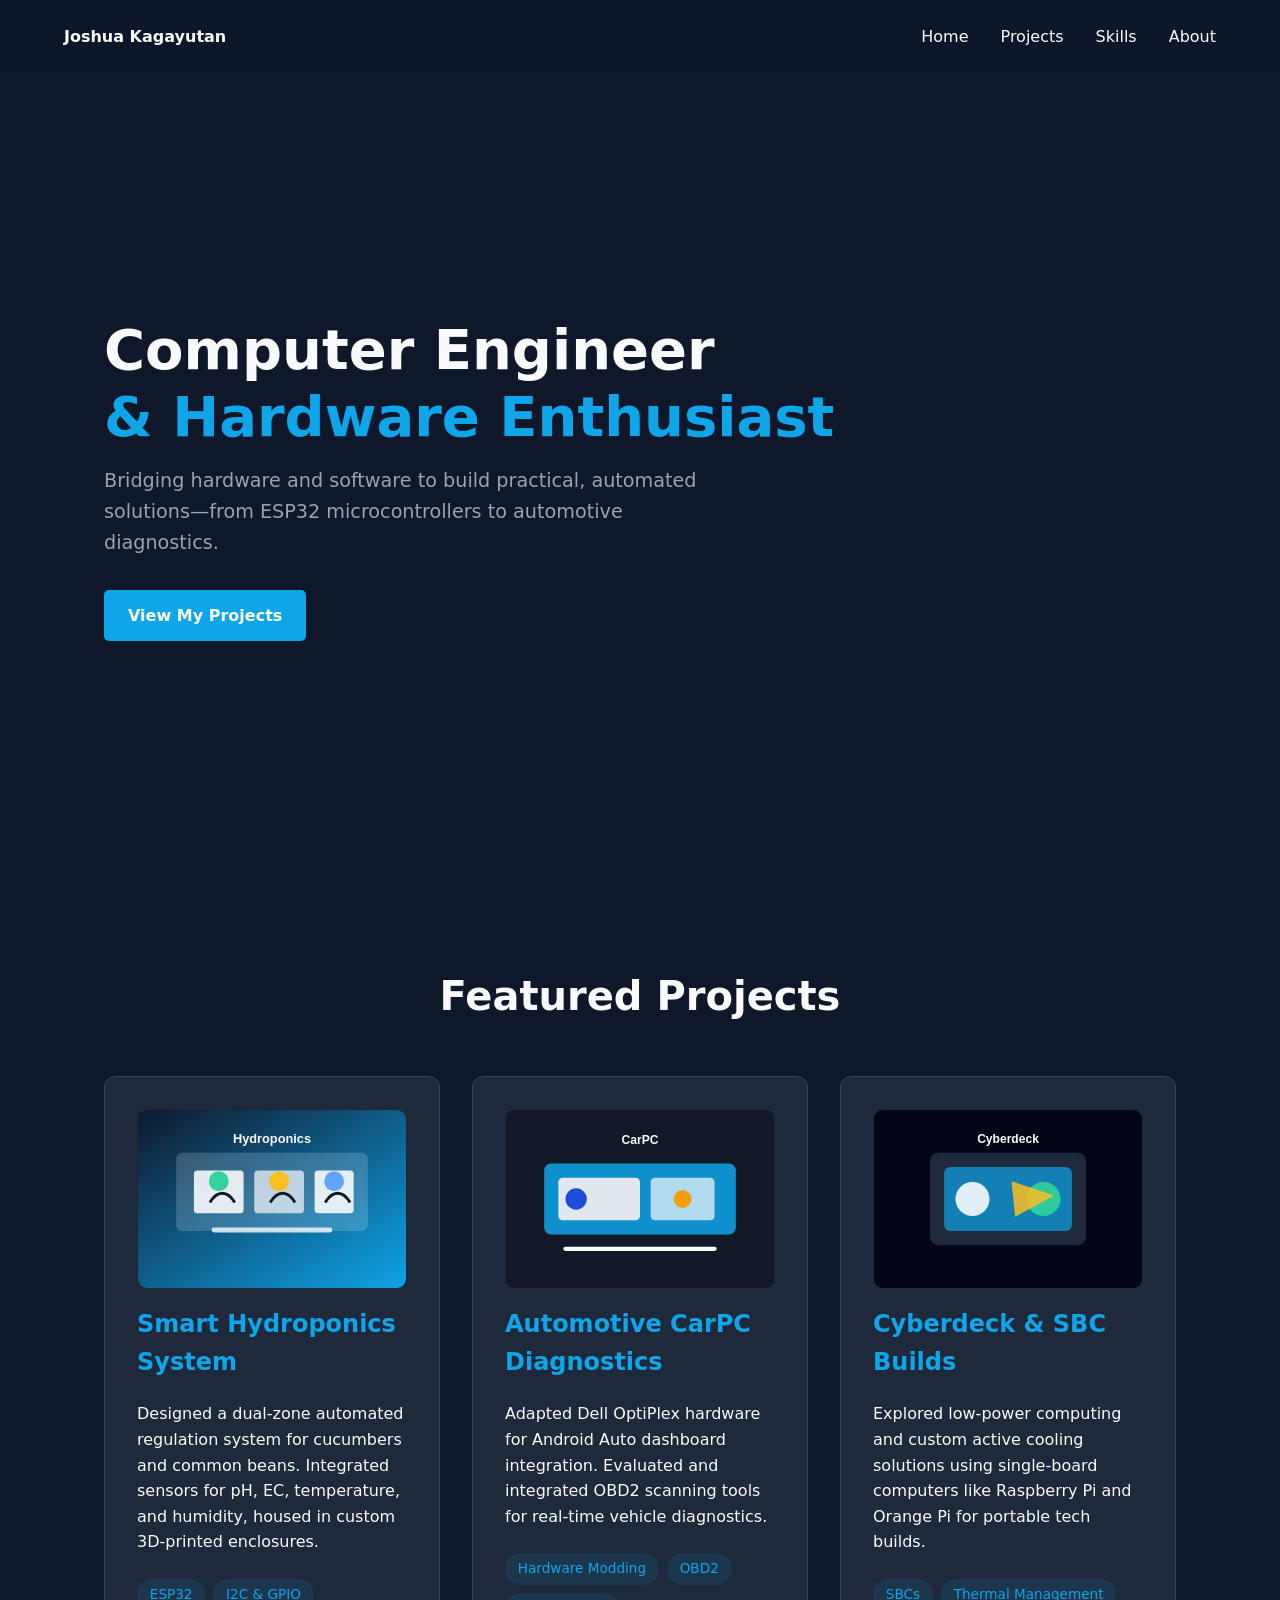
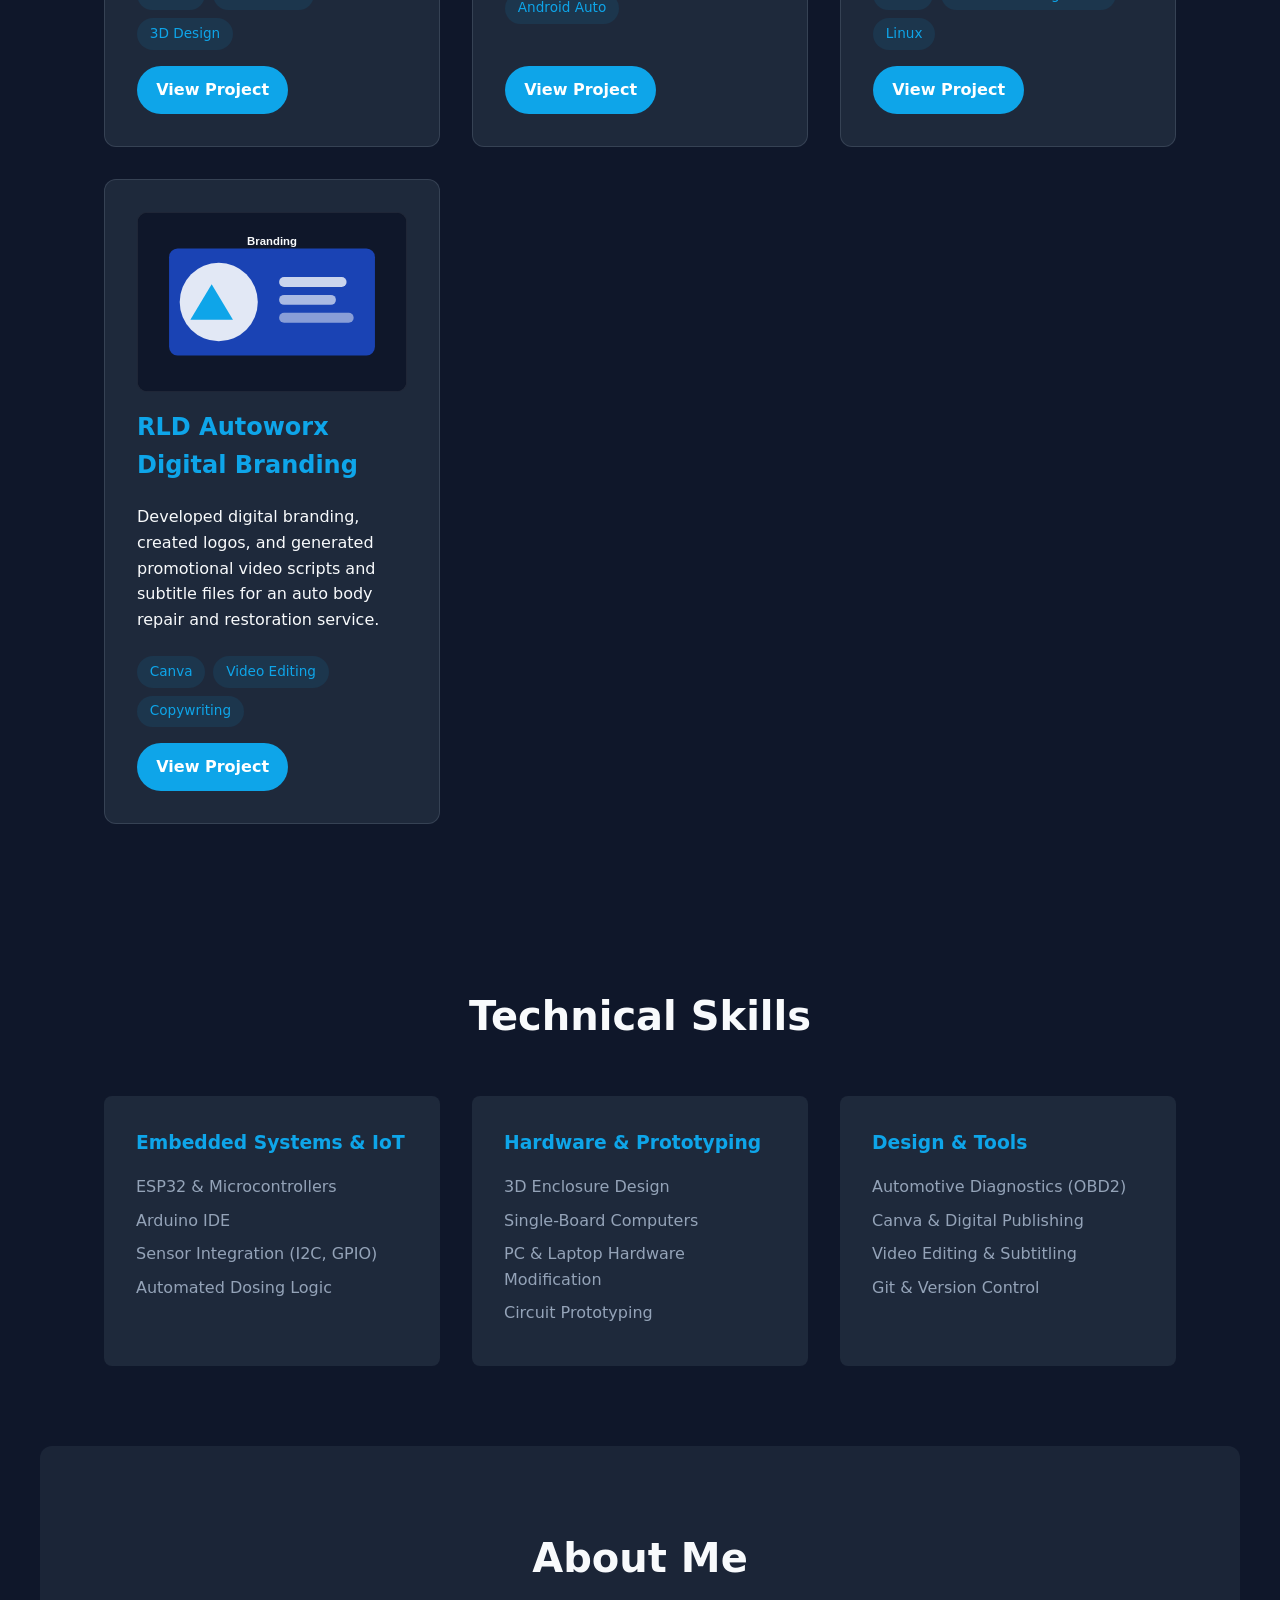
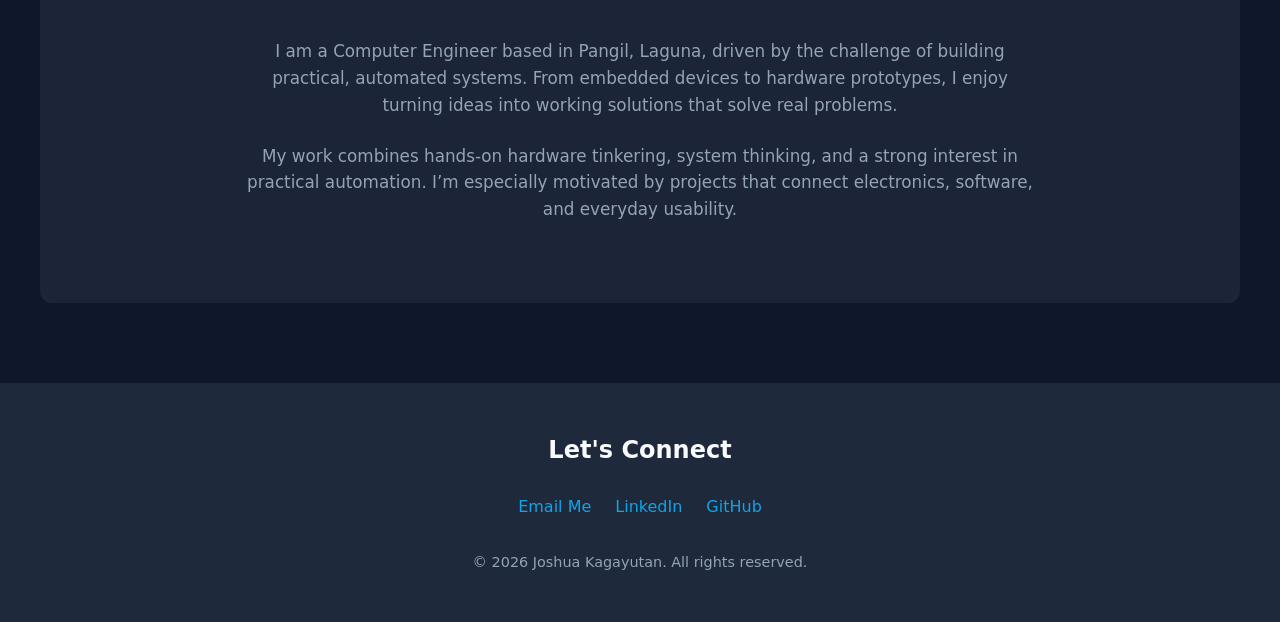
<file: index.html>
<!DOCTYPE html>
<html lang="en">
<head>
    <meta charset="UTF-8">
    <meta name="viewport" content="width=device-width, initial-scale=1.0">
    <title>Joshua Kagayutan | Computer Engineer</title>
    <!-- Links to your separate CSS file -->
    <link rel="stylesheet" href="style.css">
</head>
<body>

    <!-- Navigation -->
    <nav>
        <div class="logo"><strong>Joshua Kagayutan</strong></div>
        <div class="nav-links">
            <a href="index.html">Home</a>
            <a href="#projects">Projects</a>
            <a href="#skills">Skills</a>
            <a href="about.html">About</a>
        </div>
    </nav>

    <!-- Hero Section -->
    <header class="hero">
        <h1>Computer Engineer <br><span>& Hardware Enthusiast</span></h1>
        <p>Bridging hardware and software to build practical, automated solutions—from ESP32 microcontrollers to automotive diagnostics.</p>
        <div>
            <a href="#projects" class="btn">View My Projects</a>
        </div>
    </header>

    <!-- Projects Section -->
    <section id="projects">
        <h2 class="section-title">Featured Projects</h2>
        <div class="projects-grid">
            <!-- Project 1 -->
            <div class="project-card">
                <img src="images/project-hydroponics.svg" alt="Smart Hydroponics System" class="project-image">
                <h3 class="project-title">Smart Hydroponics System</h3>
                <p>Designed a dual-zone automated regulation system for cucumbers and common beans. Integrated sensors for pH, EC, temperature, and humidity, housed in custom 3D-printed enclosures.</p>
                <div class="tech-stack">
                    <span class="tech-tag">ESP32</span>
                    <span class="tech-tag">I2C & GPIO</span>
                    <span class="tech-tag">3D Design</span>
                </div>
                <a class="project-link" href="projects/smart-hydroponics.html">View Project</a>
            </div>
            
            <!-- Project 2 -->
            <div class="project-card">
                <img src="images/project-carpc.svg" alt="Automotive CarPC Diagnostics" class="project-image">
                <h3 class="project-title">Automotive CarPC Diagnostics</h3>
                <p>Adapted Dell OptiPlex hardware for Android Auto dashboard integration. Evaluated and integrated OBD2 scanning tools for real-time vehicle diagnostics.</p>
                <div class="tech-stack">
                    <span class="tech-tag">Hardware Modding</span>
                    <span class="tech-tag">OBD2</span>
                    <span class="tech-tag">Android Auto</span>
                </div>
                <a class="project-link" href="projects/carpc-diagnostics.html">View Project</a>
            </div>

            <!-- Project 3 -->
            <div class="project-card">
                <img src="images/project-cyberdeck.svg" alt="Cyberdeck & SBC Builds" class="project-image">
                <h3 class="project-title">Cyberdeck & SBC Builds</h3>
                <p>Explored low-power computing and custom active cooling solutions using single-board computers like Raspberry Pi and Orange Pi for portable tech builds.</p>
                <div class="tech-stack">
                    <span class="tech-tag">SBCs</span>
                    <span class="tech-tag">Thermal Management</span>
                    <span class="tech-tag">Linux</span>
                </div>
                <a class="project-link" href="projects/cyberdeck-sbc.html">View Project</a>
            </div>

            <!-- Project 4 -->
            <div class="project-card">
                <img src="images/project-branding.svg" alt="RLD Autoworx Digital Branding" class="project-image">
                <h3 class="project-title">RLD Autoworx Digital Branding</h3>
                <p>Developed digital branding, created logos, and generated promotional video scripts and subtitle files for an auto body repair and restoration service.</p>
                <div class="tech-stack">
                    <span class="tech-tag">Canva</span>
                    <span class="tech-tag">Video Editing</span>
                    <span class="tech-tag">Copywriting</span>
                </div>
                <a class="project-link" href="projects/rld-autoworx.html">View Project</a>
            </div>
        </div>
    </section>

    <!-- Skills Section -->
    <section id="skills">
        <h2 class="section-title">Technical Skills</h2>
        <div class="skills-container">
            <div class="skill-category">
                <h3>Embedded Systems & IoT</h3>
                <ul>
                    <li>ESP32 & Microcontrollers</li>
                    <li>Arduino IDE</li>
                    <li>Sensor Integration (I2C, GPIO)</li>
                    <li>Automated Dosing Logic</li>
                </ul>
            </div>
            <div class="skill-category">
                <h3>Hardware & Prototyping</h3>
                <ul>
                    <li>3D Enclosure Design</li>
                    <li>Single-Board Computers</li>
                    <li>PC & Laptop Hardware Modification</li>
                    <li>Circuit Prototyping</li>
                </ul>
            </div>
            <div class="skill-category">
                <h3>Design & Tools</h3>
                <ul>
                    <li>Automotive Diagnostics (OBD2)</li>
                    <li>Canva & Digital Publishing</li>
                    <li>Video Editing & Subtitling</li>
                    <li>Git & Version Control</li>
                </ul>
            </div>
        </div>
    </section>

    <!-- About Section -->
    <section id="about" class="about-section">
        <h2 class="section-title">About Me</h2>
        <div class="about-content">
            <p>
                I am a Computer Engineer based in Pangil, Laguna, driven by the challenge of building practical, automated systems. From embedded devices to hardware prototypes, I enjoy turning ideas into working solutions that solve real problems.
            </p>
            <p>
                My work combines hands-on hardware tinkering, system thinking, and a strong interest in practical automation. I’m especially motivated by projects that connect electronics, software, and everyday usability.
            </p>
        </div>
    </section>

    <!-- Footer / Contact -->
    <footer id="contact">
        <h2>Let's Connect</h2>
        <div class="social-links">
            <a href="mailto:kagayutanjoshua@gmail.com">Email Me</a>
            <a href="#">LinkedIn</a>
            <a href="#">GitHub</a>
        </div>
        <p class="copyright">&copy; 2026 Joshua Kagayutan. All rights reserved.</p>
    </footer>

    <script>
        document.querySelectorAll('.project-card').forEach((card) => {
            const button = card.querySelector('.toggle-btn');

            button.addEventListener('click', () => {
                const isExpanded = card.classList.toggle('expanded');
                button.textContent = isExpanded ? 'Show Less' : 'Show More';
            });
        });
    </script>

</body>
</html>
</file>
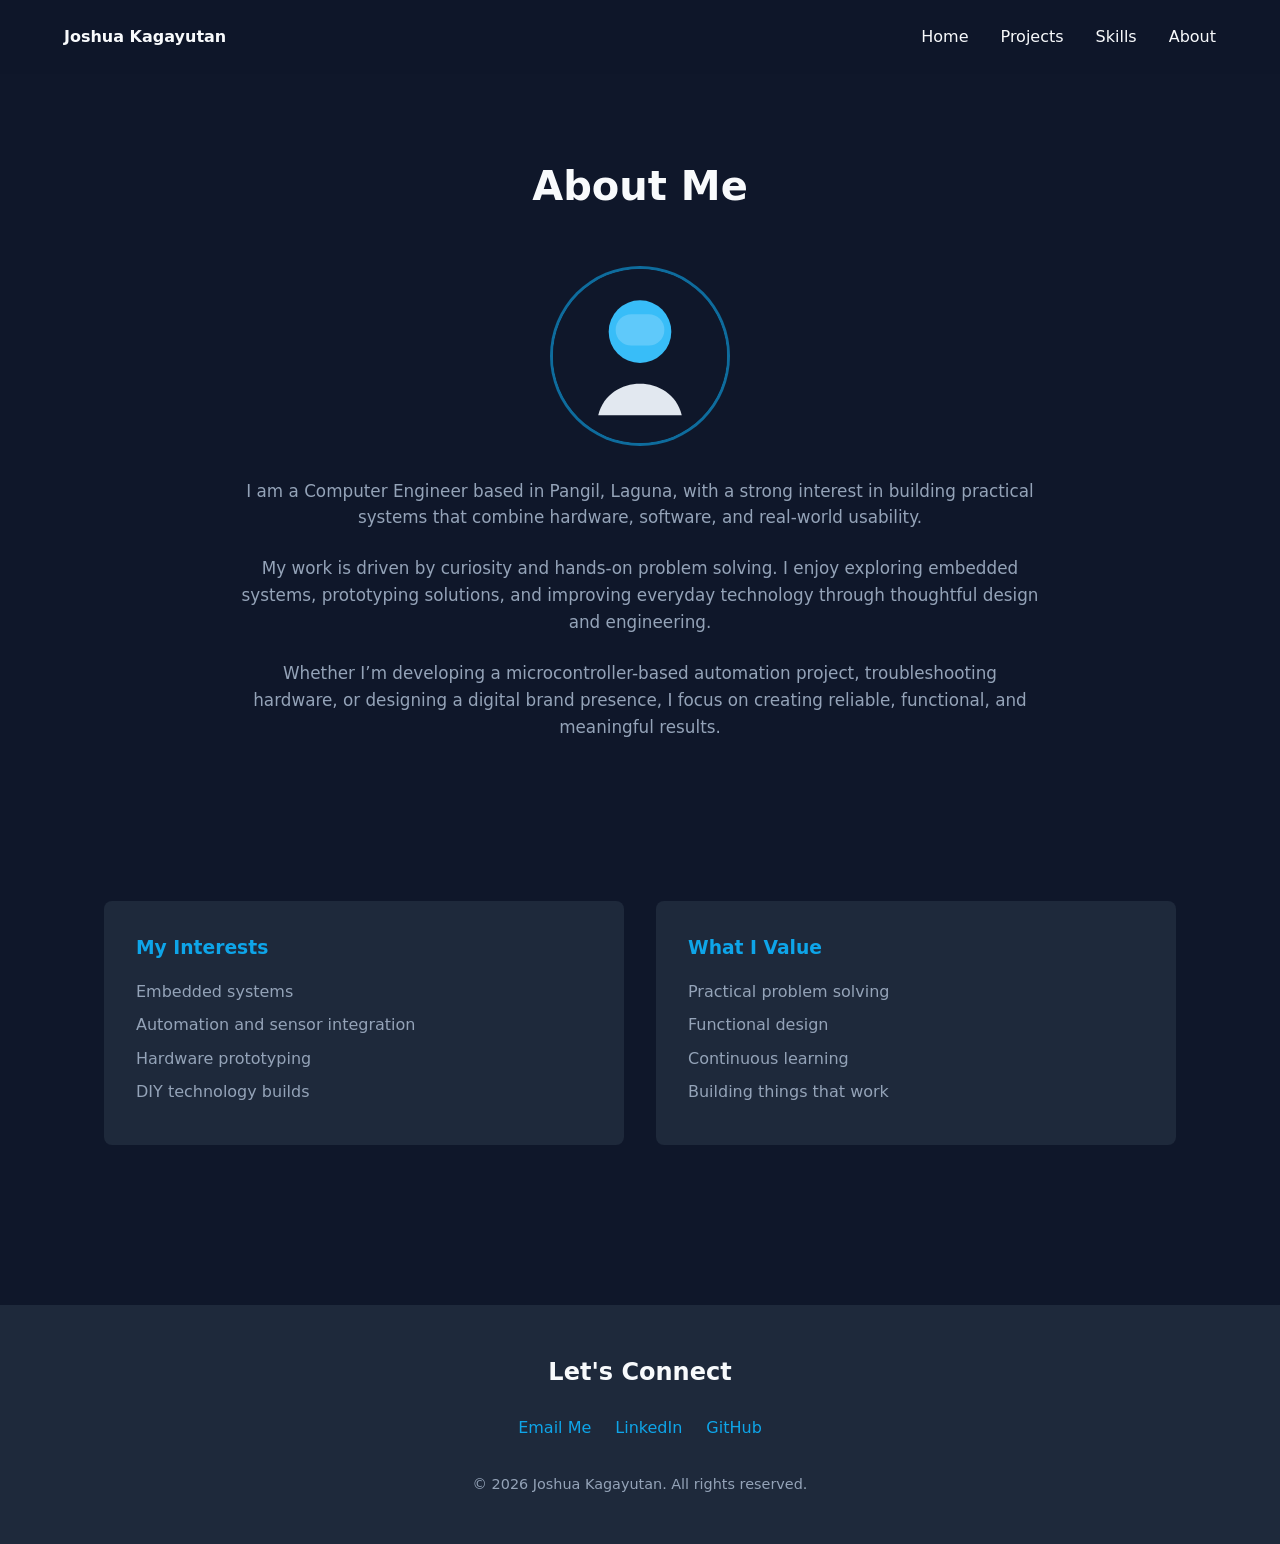
<file: about.html>
<!DOCTYPE html>
<html lang="en">
<head>
    <meta charset="UTF-8">
    <meta name="viewport" content="width=device-width, initial-scale=1.0">
    <title>About | Joshua Kagayutan</title>
    <link rel="stylesheet" href="style.css">
</head>
<body>
    <nav>
        <div class="logo"><strong>Joshua Kagayutan</strong></div>
        <div class="nav-links">
            <a href="index.html">Home</a>
            <a href="index.html#projects">Projects</a>
            <a href="index.html#skills">Skills</a>
            <a href="about.html">About</a>
        </div>
    </nav>

    <main>
        <section class="about-page intro">
            <h1 class="section-title">About Me</h1>
            <div class="about-profile">
                <img src="images/profile.svg" alt="Joshua Kagayutan profile illustration" class="profile-image">
            </div>
            <div class="about-content">
                <p>
                    I am a Computer Engineer based in Pangil, Laguna, with a strong interest in building practical systems that combine hardware, software, and real-world usability.
                </p>
                <p>
                    My work is driven by curiosity and hands-on problem solving. I enjoy exploring embedded systems, prototyping solutions, and improving everyday technology through thoughtful design and engineering.
                </p>
                <p>
                    Whether I’m developing a microcontroller-based automation project, troubleshooting hardware, or designing a digital brand presence, I focus on creating reliable, functional, and meaningful results.
                </p>
            </div>
        </section>

        <section class="about-page details">
            <div class="skills-container">
                <div class="skill-category">
                    <h3>My Interests</h3>
                    <ul>
                        <li>Embedded systems</li>
                        <li>Automation and sensor integration</li>
                        <li>Hardware prototyping</li>
                        <li>DIY technology builds</li>
                    </ul>
                </div>

                <div class="skill-category">
                    <h3>What I Value</h3>
                    <ul>
                        <li>Practical problem solving</li>
                        <li>Functional design</li>
                        <li>Continuous learning</li>
                        <li>Building things that work</li>
                    </ul>
                </div>
            </div>
        </section>
    </main>

    <footer id="contact">
        <h2>Let's Connect</h2>
        <div class="social-links">
            <a href="mailto:kagayutanjoshua@gmail.com">Email Me</a>
            <a href="#">LinkedIn</a>
            <a href="#">GitHub</a>
        </div>
        <p class="copyright">&copy; 2026 Joshua Kagayutan. All rights reserved.</p>
    </footer>
</body>
</html>
</file>
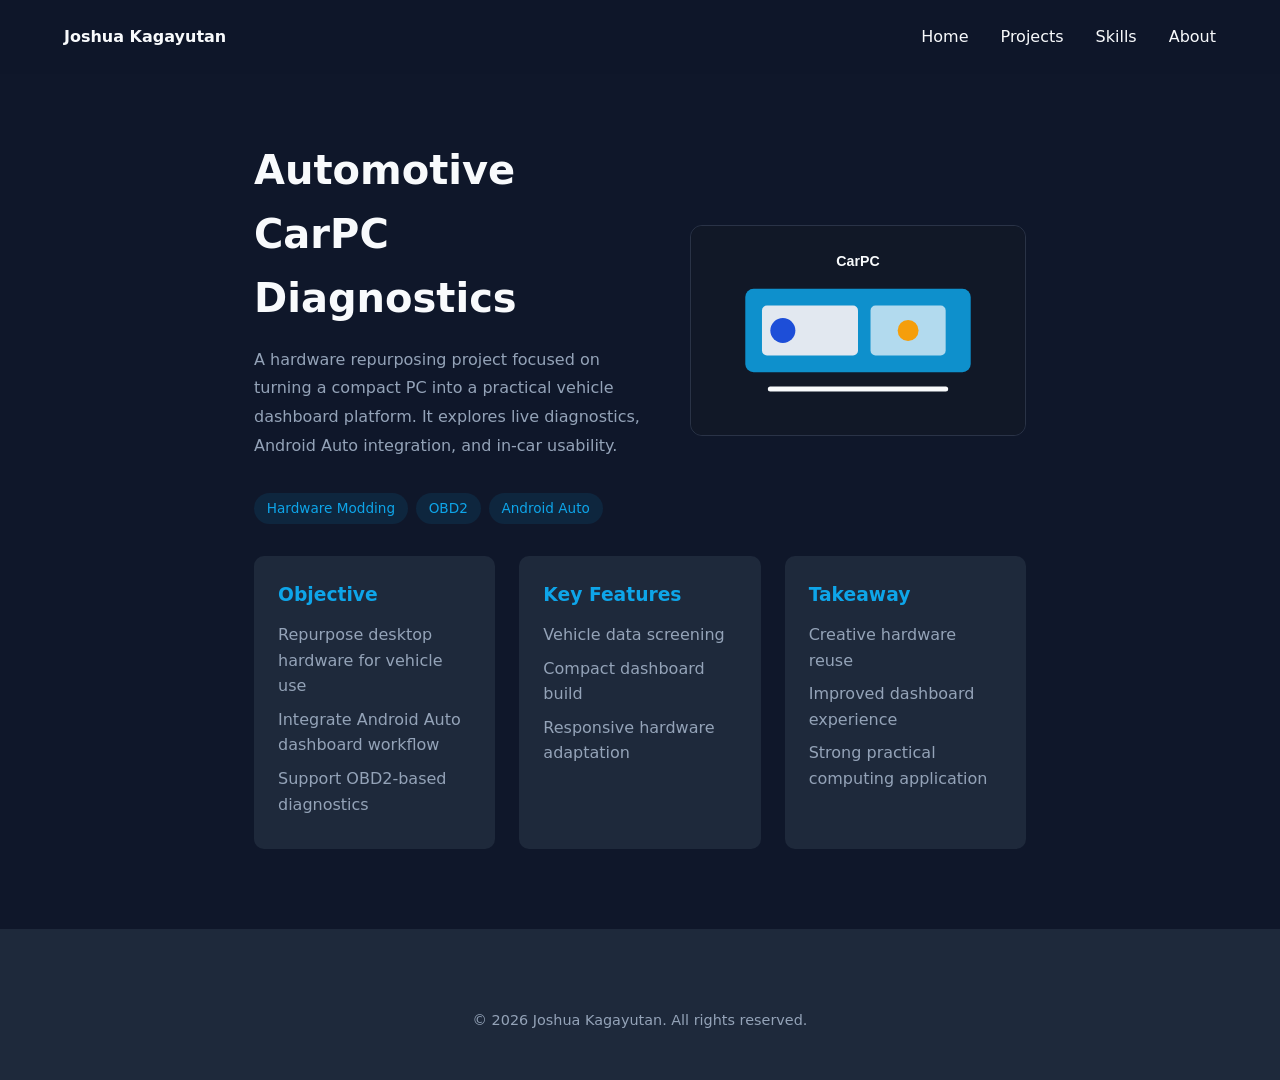
<file: projects/carpc-diagnostics.html>
<!DOCTYPE html>
<html lang="en">
<head>
    <meta charset="UTF-8">
    <meta name="viewport" content="width=device-width, initial-scale=1.0">
    <title>Automotive CarPC Diagnostics | Joshua Kagayutan</title>
    <link rel="stylesheet" href="../style.css">
</head>
<body>
    <nav>
        <div class="logo"><strong>Joshua Kagayutan</strong></div>
        <div class="nav-links">
            <a href="../index.html">Home</a>
            <a href="../index.html#projects">Projects</a>
            <a href="../index.html#skills">Skills</a>
            <a href="../about.html">About</a>
        </div>
    </nav>

    <main class="project-page">
        <div class="project-hero">
            <div>
                <h1 class="section-title" style="text-align:left; margin-bottom:1rem;">Automotive CarPC Diagnostics</h1>
                <p class="project-summary">
                    A hardware repurposing project focused on turning a compact PC into a practical vehicle dashboard platform. It explores live diagnostics, Android Auto integration, and in-car usability.
                </p>
                <div class="tech-stack">
                    <span class="tech-tag">Hardware Modding</span>
                    <span class="tech-tag">OBD2</span>
                    <span class="tech-tag">Android Auto</span>
                </div>
            </div>
            <img src="../images/project-carpc.svg" alt="CarPC diagnostics preview">
        </div>

        <div class="details-grid">
            <div class="detail-card">
                <h3>Objective</h3>
                <ul>
                    <li>Repurpose desktop hardware for vehicle use</li>
                    <li>Integrate Android Auto dashboard workflow</li>
                    <li>Support OBD2-based diagnostics</li>
                </ul>
            </div>

            <div class="detail-card">
                <h3>Key Features</h3>
                <ul>
                    <li>Vehicle data screening</li>
                    <li>Compact dashboard build</li>
                    <li>Responsive hardware adaptation</li>
                </ul>
            </div>

            <div class="detail-card">
                <h3>Takeaway</h3>
                <ul>
                    <li>Creative hardware reuse</li>
                    <li>Improved dashboard experience</li>
                    <li>Strong practical computing application</li>
                </ul>
            </div>
        </div>
    </main>

    <footer>
        <p class="copyright">&copy; 2026 Joshua Kagayutan. All rights reserved.</p>
    </footer>
</body>
</html>
</file>
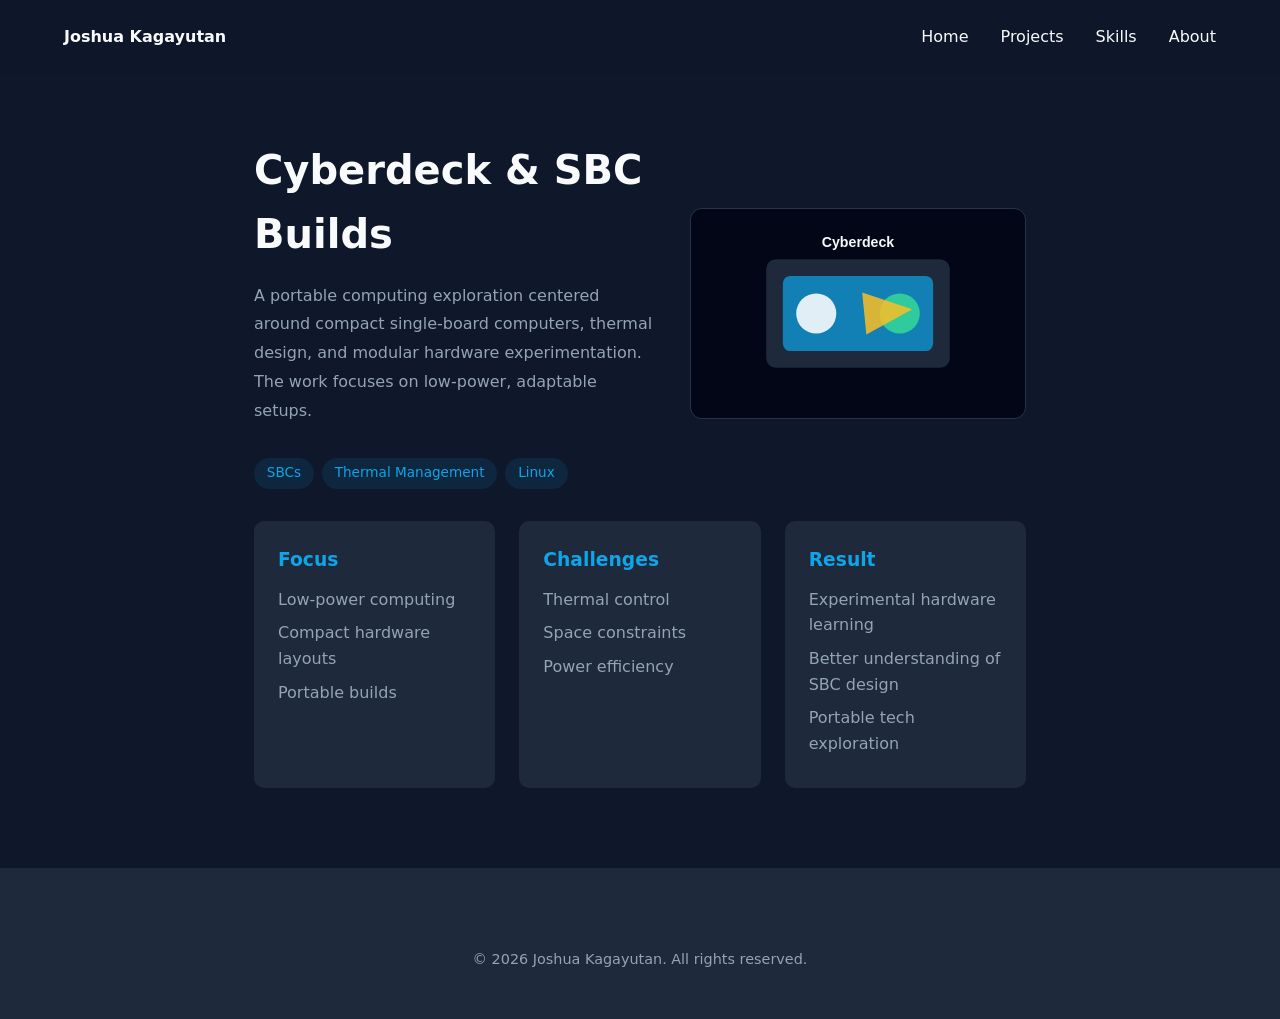
<file: projects/cyberdeck-sbc.html>
<!DOCTYPE html>
<html lang="en">
<head>
    <meta charset="UTF-8">
    <meta name="viewport" content="width=device-width, initial-scale=1.0">
    <title>Cyberdeck & SBC Builds | Joshua Kagayutan</title>
    <link rel="stylesheet" href="../style.css">
</head>
<body>
    <nav>
        <div class="logo"><strong>Joshua Kagayutan</strong></div>
        <div class="nav-links">
            <a href="../index.html">Home</a>
            <a href="../index.html#projects">Projects</a>
            <a href="../index.html#skills">Skills</a>
            <a href="../about.html">About</a>
        </div>
    </nav>

    <main class="project-page">
        <div class="project-hero">
            <div>
                <h1 class="section-title" style="text-align:left; margin-bottom:1rem;">Cyberdeck & SBC Builds</h1>
                <p class="project-summary">
                    A portable computing exploration centered around compact single-board computers, thermal design, and modular hardware experimentation. The work focuses on low-power, adaptable setups.
                </p>
                <div class="tech-stack">
                    <span class="tech-tag">SBCs</span>
                    <span class="tech-tag">Thermal Management</span>
                    <span class="tech-tag">Linux</span>
                </div>
            </div>
            <img src="../images/project-cyberdeck.svg" alt="Cyberdeck and SBC project preview">
        </div>

        <div class="details-grid">
            <div class="detail-card">
                <h3>Focus</h3>
                <ul>
                    <li>Low-power computing</li>
                    <li>Compact hardware layouts</li>
                    <li>Portable builds</li>
                </ul>
            </div>

            <div class="detail-card">
                <h3>Challenges</h3>
                <ul>
                    <li>Thermal control</li>
                    <li>Space constraints</li>
                    <li>Power efficiency</li>
                </ul>
            </div>

            <div class="detail-card">
                <h3>Result</h3>
                <ul>
                    <li>Experimental hardware learning</li>
                    <li>Better understanding of SBC design</li>
                    <li>Portable tech exploration</li>
                </ul>
            </div>
        </div>
    </main>

    <footer>
        <p class="copyright">&copy; 2026 Joshua Kagayutan. All rights reserved.</p>
    </footer>
</body>
</html>
</file>
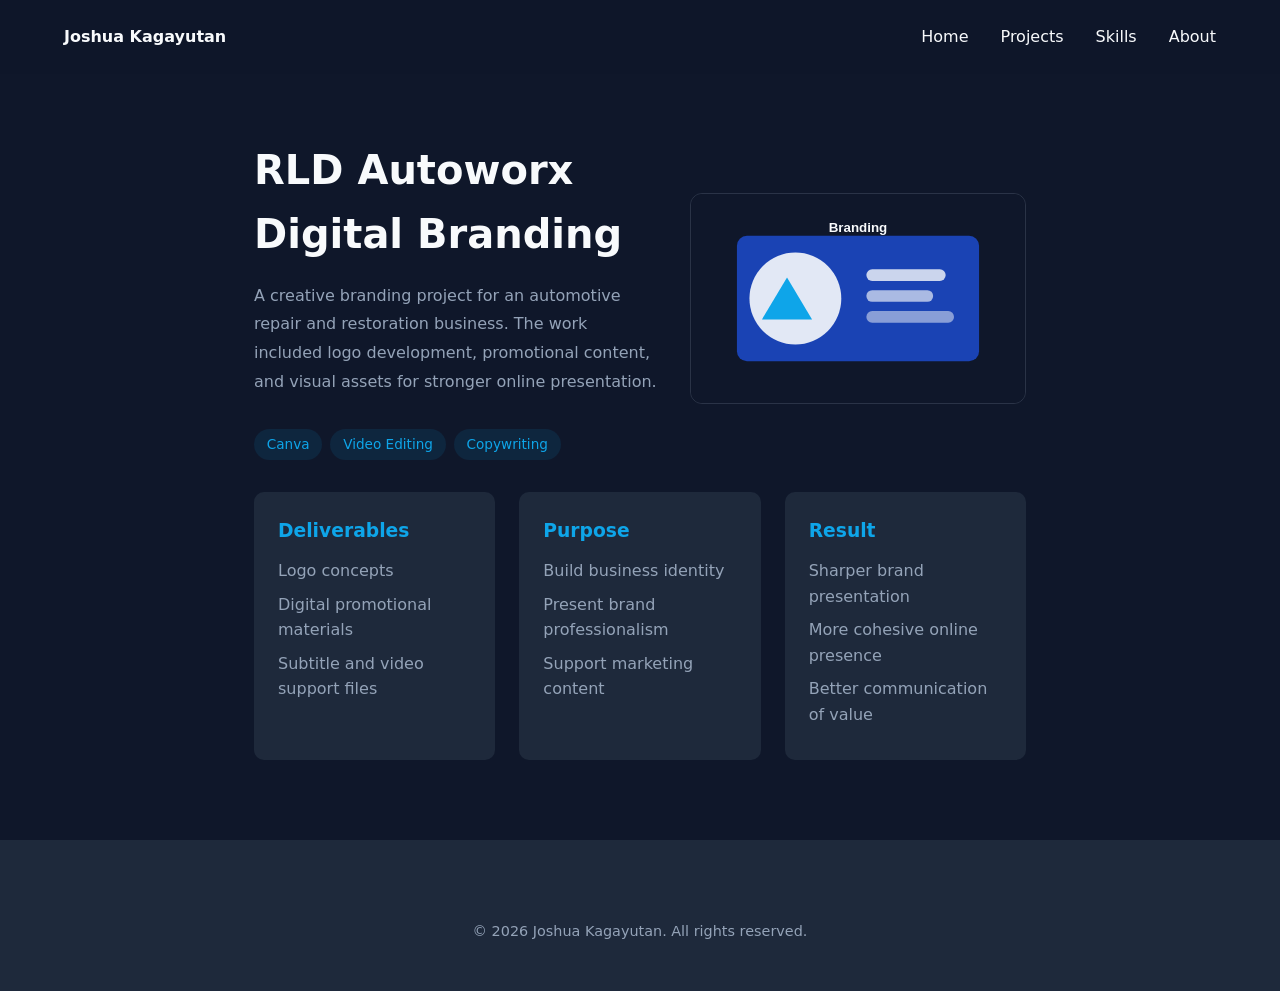
<file: projects/rld-autoworx.html>
<!DOCTYPE html>
<html lang="en">
<head>
    <meta charset="UTF-8">
    <meta name="viewport" content="width=device-width, initial-scale=1.0">
    <title>RLD Autoworx Digital Branding | Joshua Kagayutan</title>
    <link rel="stylesheet" href="../style.css">
</head>
<body>
    <nav>
        <div class="logo"><strong>Joshua Kagayutan</strong></div>
        <div class="nav-links">
            <a href="../index.html">Home</a>
            <a href="../index.html#projects">Projects</a>
            <a href="../index.html#skills">Skills</a>
            <a href="../about.html">About</a>
        </div>
    </nav>

    <main class="project-page">
        <div class="project-hero">
            <div>
                <h1 class="section-title" style="text-align:left; margin-bottom:1rem;">RLD Autoworx Digital Branding</h1>
                <p class="project-summary">
                    A creative branding project for an automotive repair and restoration business. The work included logo development, promotional content, and visual assets for stronger online presentation.
                </p>
                <div class="tech-stack">
                    <span class="tech-tag">Canva</span>
                    <span class="tech-tag">Video Editing</span>
                    <span class="tech-tag">Copywriting</span>
                </div>
            </div>
            <img src="../images/project-branding.svg" alt="Branding project preview">
        </div>

        <div class="details-grid">
            <div class="detail-card">
                <h3>Deliverables</h3>
                <ul>
                    <li>Logo concepts</li>
                    <li>Digital promotional materials</li>
                    <li>Subtitle and video support files</li>
                </ul>
            </div>

            <div class="detail-card">
                <h3>Purpose</h3>
                <ul>
                    <li>Build business identity</li>
                    <li>Present brand professionalism</li>
                    <li>Support marketing content</li>
                </ul>
            </div>

            <div class="detail-card">
                <h3>Result</h3>
                <ul>
                    <li>Sharper brand presentation</li>
                    <li>More cohesive online presence</li>
                    <li>Better communication of value</li>
                </ul>
            </div>
        </div>
    </main>

    <footer>
        <p class="copyright">&copy; 2026 Joshua Kagayutan. All rights reserved.</p>
    </footer>
</body>
</html>
</file>
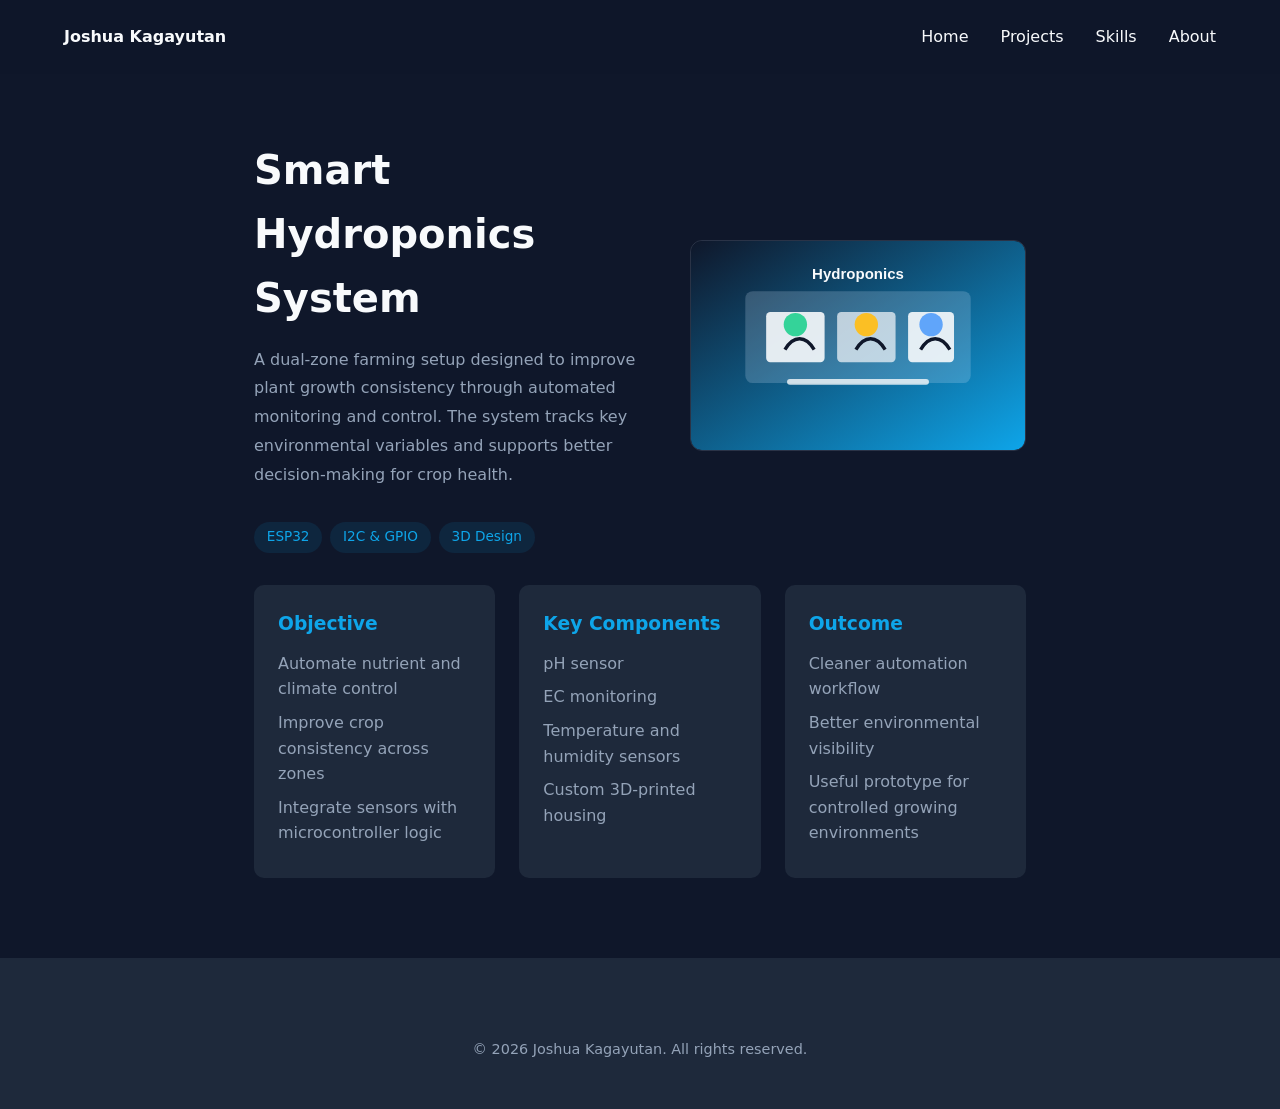
<file: projects/smart-hydroponics.html>
<!DOCTYPE html>
<html lang="en">
<head>
    <meta charset="UTF-8">
    <meta name="viewport" content="width=device-width, initial-scale=1.0">
    <title>Smart Hydroponics System | Joshua Kagayutan</title>
    <link rel="stylesheet" href="../style.css">
</head>
<body>
    <nav>
        <div class="logo"><strong>Joshua Kagayutan</strong></div>
        <div class="nav-links">
            <a href="../index.html">Home</a>
            <a href="../index.html#projects">Projects</a>
            <a href="../index.html#skills">Skills</a>
            <a href="../about.html">About</a>
        </div>
    </nav>

    <main class="project-page">
        <div class="project-hero">
            <div>
                <h1 class="section-title" style="text-align:left; margin-bottom:1rem;">Smart Hydroponics System</h1>
                <p class="project-summary">
                    A dual-zone farming setup designed to improve plant growth consistency through automated monitoring and control. The system tracks key environmental variables and supports better decision-making for crop health.
                </p>
                <div class="tech-stack">
                    <span class="tech-tag">ESP32</span>
                    <span class="tech-tag">I2C & GPIO</span>
                    <span class="tech-tag">3D Design</span>
                </div>
            </div>
            <img src="../images/project-hydroponics.svg" alt="Smart Hydroponics System preview">
        </div>

        <div class="details-grid">
            <div class="detail-card">
                <h3>Objective</h3>
                <ul>
                    <li>Automate nutrient and climate control</li>
                    <li>Improve crop consistency across zones</li>
                    <li>Integrate sensors with microcontroller logic</li>
                </ul>
            </div>

            <div class="detail-card">
                <h3>Key Components</h3>
                <ul>
                    <li>pH sensor</li>
                    <li>EC monitoring</li>
                    <li>Temperature and humidity sensors</li>
                    <li>Custom 3D-printed housing</li>
                </ul>
            </div>

            <div class="detail-card">
                <h3>Outcome</h3>
                <ul>
                    <li>Cleaner automation workflow</li>
                    <li>Better environmental visibility</li>
                    <li>Useful prototype for controlled growing environments</li>
                </ul>
            </div>
        </div>
    </main>

    <footer>
        <p class="copyright">&copy; 2026 Joshua Kagayutan. All rights reserved.</p>
    </footer>
</body>
</html>
</file>
<file: style.css>
/* CSS Styles */
:root {
    --primary-color: #0ea5e9;
    --bg-dark: #0f172a;
    --bg-card: #1e293b;
    --text-light: #f8fafc;
    --text-muted: #94a3b8;
}

* {
    margin: 0;
    padding: 0;
    box-sizing: border-box;
    font-family: 'Segoe UI', system-ui, sans-serif;
}

body {
    background-color: var(--bg-dark);
    color: var(--text-light);
    line-height: 1.6;
}

a {
    text-decoration: none;
    color: var(--primary-color);
}

/* Navigation */
nav {
    display: flex;
    justify-content: space-between;
    padding: 1.5rem 5%;
    background-color: rgba(15, 23, 42, 0.9);
    position: sticky;
    top: 0;
    z-index: 100;
}

.nav-links {
    display: flex;
    gap: 2rem;
}

.nav-links a {
    color: var(--text-light);
    font-weight: 500;
    transition: color 0.3s;
}

.nav-links a:hover {
    color: var(--primary-color);
}

/* Hero Section */
.hero {
    height: 90vh;
    display: flex;
    flex-direction: column;
    justify-content: center;
    padding: 0 5%;
    max-width: 1200px;
    margin: 0 auto;
}

.hero h1 {
    font-size: 3.5rem;
    margin-bottom: 1rem;
    line-height: 1.2;
}

.hero h1 span {
    color: var(--primary-color);
}

.hero p {
    font-size: 1.2rem;
    color: var(--text-muted);
    max-width: 600px;
    margin-bottom: 2rem;
}

.btn {
    display: inline-block;
    background-color: var(--primary-color);
    color: white;
    padding: 0.8rem 1.5rem;
    border-radius: 5px;
    font-weight: bold;
    transition: background-color 0.3s;
}

.btn:hover {
    background-color: #0284c7;
    color: white;
}

/* Sections General */
section {
    padding: 5rem 5%;
    max-width: 1200px;
    margin: 0 auto;
}

.section-title {
    font-size: 2.5rem;
    margin-bottom: 3rem;
    text-align: center;
}

/* Projects Grid */
.projects-grid {
    display: grid;
    grid-template-columns: repeat(auto-fit, minmax(300px, 1fr));
    gap: 2rem;
}

.project-card {
    background-color: var(--bg-card);
    padding: 2rem;
    border-radius: 12px;
    transition: transform 0.3s, box-shadow 0.3s;
    border: 1px solid rgba(148, 163, 184, 0.2);
    display: flex;
    flex-direction: column;
    gap: 1rem;
}

.project-card:hover {
    transform: translateY(-5px);
    box-shadow: 0 12px 30px rgba(14, 165, 233, 0.12);
}

.project-image {
    width: 100%;
    height: 180px;
    object-fit: cover;
    border-radius: 10px;
    background-color: #0b1120;
    border: 1px solid rgba(148, 163, 184, 0.15);
}

.project-title {
    font-size: 1.5rem;
    margin-bottom: 0.25rem;
    color: var(--primary-color);
}

.tech-stack {
    display: flex;
    flex-wrap: wrap;
    gap: 0.5rem;
    margin-top: 0.5rem;
}

.tech-tag {
    background-color: rgba(14, 165, 233, 0.1);
    color: var(--primary-color);
    padding: 0.3rem 0.8rem;
    border-radius: 20px;
    font-size: 0.85rem;
}

.project-link {
    display: inline-block;
    margin-top: auto;
    width: fit-content;
    padding: 0.7rem 1.2rem;
    background-color: var(--primary-color);
    color: white;
    border-radius: 999px;
    font-weight: 600;
    transition: background-color 0.3s;
}

.project-link:hover {
    background-color: #0284c7;
}

.project-page {
    max-width: 900px;
    margin: 4rem auto;
    padding: 0 5%;
}

.project-page .project-hero {
    display: grid;
    grid-template-columns: 1.2fr 1fr;
    gap: 2rem;
    align-items: center;
    margin-bottom: 2rem;
}

.project-page img {
    width: 100%;
    border-radius: 12px;
    border: 1px solid rgba(148, 163, 184, 0.2);
}

.project-page .project-summary {
    color: var(--text-muted);
    line-height: 1.8;
    margin-bottom: 2rem;
}

.project-page .details-grid {
    display: grid;
    grid-template-columns: repeat(auto-fit, minmax(240px, 1fr));
    gap: 1.5rem;
}

.project-page .detail-card {
    background-color: var(--bg-card);
    padding: 1.5rem;
    border-radius: 10px;
}

.project-page .detail-card h3 {
    color: var(--primary-color);
    margin-bottom: 0.75rem;
}

.project-page ul {
    list-style: none;
    color: var(--text-muted);
}

.project-page li {
    margin-bottom: 0.5rem;
}

/* Skills Section */
.skills-container {
    display: grid;
    grid-template-columns: repeat(auto-fit, minmax(250px, 1fr));
    gap: 2rem;
}

.skill-category {
    background-color: var(--bg-card);
    padding: 2rem;
    border-radius: 8px;
}

.skill-category h3 {
    margin-bottom: 1rem;
    color: var(--primary-color);
}

.skill-category ul {
    list-style: none;
    color: var(--text-muted);
}

.skill-category ul li {
    margin-bottom: 0.5rem;
}

/* About Section */
.about-section {
    background-color: rgba(30, 41, 59, 0.8);
    border-radius: 12px;
}

.about-profile {
    display: flex;
    justify-content: center;
    margin-bottom: 2rem;
}

.profile-image {
    width: 180px;
    height: 180px;
    border-radius: 50%;
    object-fit: cover;
    border: 3px solid rgba(14, 165, 233, 0.6);
    background-color: #0f172a;
}

.about-content {
    max-width: 800px;
    margin: 0 auto;
    display: grid;
    gap: 1.5rem;
    color: var(--text-muted);
    font-size: 1.05rem;
    text-align: center;
}

/* Footer / Contact */
footer {
    text-align: center;
    padding: 3rem 5%;
    background-color: var(--bg-card);
    margin-top: 5rem;
}

.about-text {
    color: var(--text-muted); 
    max-width: 600px; 
    margin: 1rem auto;
}

.social-links {
    margin: 1.5rem 0;
    display: flex;
    justify-content: center;
    gap: 1.5rem;
}

.copyright {
    color: var(--text-muted); 
    font-size: 0.9rem; 
    margin-top: 2rem;
}

/* Responsive Design */
@media (max-width: 768px) {
    .hero h1 {
        font-size: 2.5rem;
    }
    .nav-links {
        display: none; 
    }
}
</file>
